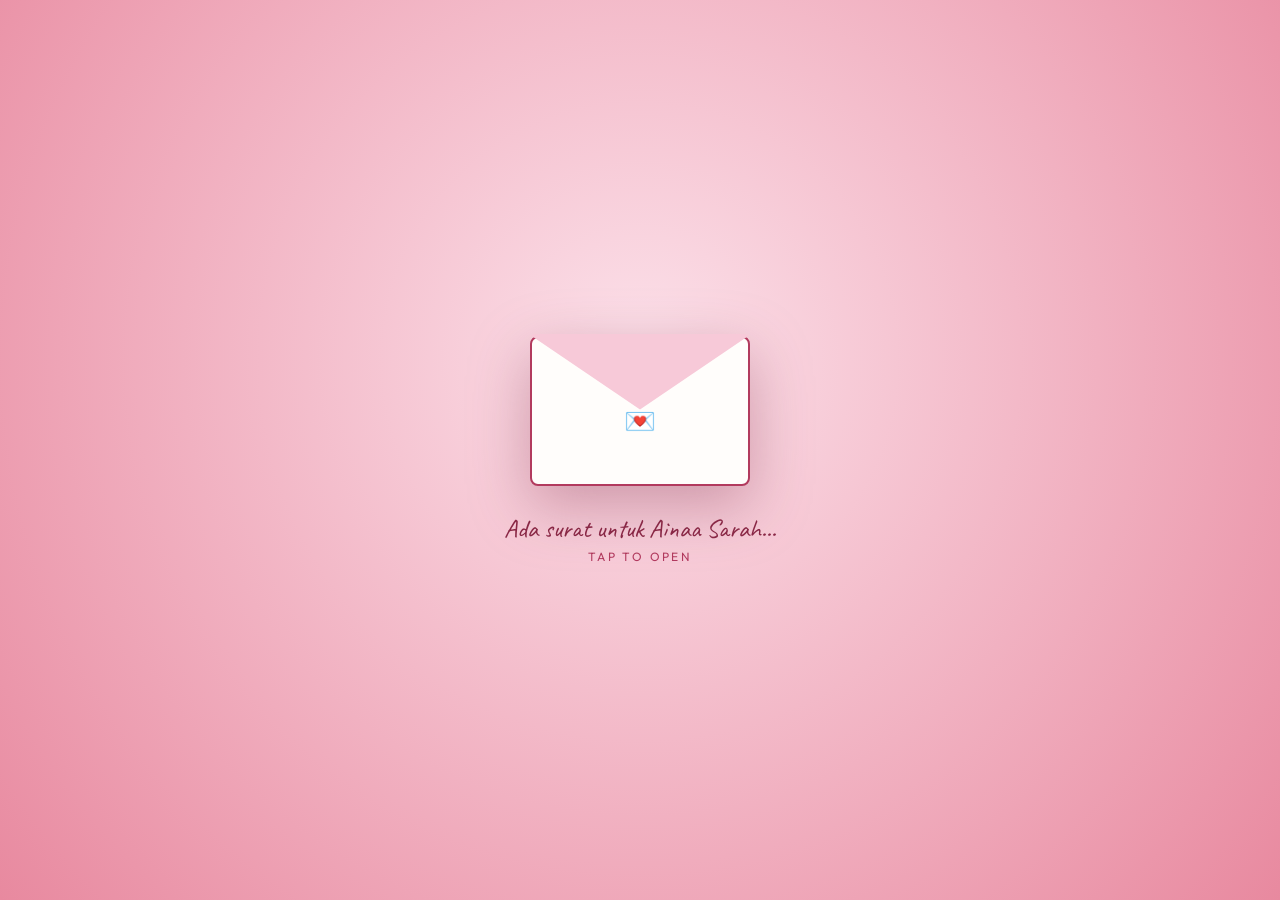
<file: index.html>
<!DOCTYPE html>
<html lang="ms">
<head>
<meta charset="UTF-8">
<meta name="viewport" content="width=device-width, initial-scale=1.0">
<title>Happy Birthday, Ainaa Sarah 🤍 — Start</title>
<link rel="preconnect" href="https://fonts.googleapis.com">
<link href="https://fonts.googleapis.com/css2?family=Caveat:wght@500;600;700&family=Fraunces:ital,opsz,wght@0,9..144,400;1,9..144,400;1,9..144,500&family=Outfit:wght@300;400;500;600;700&display=swap" rel="stylesheet">
<link rel="stylesheet" href="styles.css">
<style>
  /* Bentuk Love licin tanpa border/frame putih, saiz dibesarkan lagi jadi 220px supaya lebih puas hati & ngam */
  .heart-shape {
    width: 270px;
    height: 270px;
    position: relative;
    overflow: hidden;
    background: #f0f0f0;
    box-shadow: 0 14px 35px rgba(0,0,0,0.2);
    clip-path: url(#heartClip);
    -webkit-clip-path: url(#heartClip);
  }
  .heart-shape img {
    width: 100%;
    height: 100%;
    object-fit: cover;
    object-position: center;
    display: block;
  }
</style>
</head>
<body>

<!-- SVG ClipPath untuk bentuk Love yang sempurna & licin -->
<svg width="0" height="0" style="position: absolute; pointer-events: none;">
  <defs>
    <clipPath id="heartClip" clipPathUnits="objectBoundingBox">
      <path d="M .5, .88 C .2, .62 .02, .42 .02, .25 C .02, .11 .13, .02 .27, .02 C .38, .02 .47, .1 .5, .2 C .53, .1 .62, .02 .73, .02 C .87, .02 .98, .11 .98, .25 C .98, .42 .8, .62 .5, .88 Z"/>
    </clipPath>
  </defs>
</svg>

<canvas id="confettiCanvas"></canvas>
<div id="loadingScreen">
  <div class="load-heart">🤍</div>
  <p>tunggu jap ye...</p>
</div>
<!-- ENVELOPE INTRO -->
<div id="envelopeOverlay">
  <div class="env-wrap" id="envelopeClick">
    <div class="envelope">
      <div class="env-body"></div>
      <div class="env-heart">💌</div>
      <div class="env-flap"></div>
    </div>
    <p>Ada surat untuk Ainaa Sarah...</p>
    <span class="tap">Tap to open</span>
  </div>
</div>
<audio id="bgMusic" loop>
  <!-- letak lagu korang di sini: <source src="lagu-korang.mp3" type="audio/mpeg"> -->
</audio>

<div class="progress-wrap"><div class="progress-bar" id="progressBar" style="width:6.7%;"></div></div>
<div id="musicToggle" title="play/pause music">🎵</div>
<nav class="page-nav" id="pageNav">
  <a href="index.html" class="active" data-label="Mula"></a>
  <a href="02-kita.html" class="" data-label="Kita"></a>
  <a href="03-tarikh.html" class="" data-label="Tarikh"></a>
  <a href="04-untuk-kau.html" class="" data-label="Untuk Kau"></a>
  <a href="05-wish.html" class="" data-label="Wish"></a>
  <a href="06-open-when.html" class="" data-label="Open When"></a>
  <a href="07-sebab.html" class="" data-label="Sebab"></a>
  <a href="08-kagum.html" class="" data-label="Kagum"></a>
  <a href="09-surat.html" class="" data-label="Surat"></a>
  <a href="10-suara.html" class="" data-label="Suara"></a>
  <a href="11-spin.html" class="" data-label="Spin"></a>
  <a href="12-video.html" class="" data-label="Video"></a>
  <a href="13-favourite.html" class="" data-label="Favourite"></a>
  <a href="14-playlist.html" class="" data-label="Playlist"></a>
  <a href="15-penutup.html" class="" data-label="Penutup"></a>
</nav>

<div class="hearts-bg" id="heartsBg">
  <span class="fheart" style="left:6%; animation-delay:0s;">💗</span>
  <span class="fheart" style="left:18%; animation-delay:2.4s;">🩷</span>
  <span class="fheart" style="left:32%; animation-delay:5s;">💕</span>
  <span class="fheart" style="left:48%; animation-delay:1.2s;">💗</span>
  <span class="fheart" style="left:63%; animation-delay:6.5s;">🩷</span>
  <span class="fheart" style="left:78%; animation-delay:3.6s;">💕</span>
  <span class="fheart" style="left:90%; animation-delay:8s;">💗</span>
</div>

<section id="p1" class="aurora grain dotgrid" data-label="Mula">
  <span class="sparkle" style="left:10%; top:20%;">✦</span>
  <span class="sparkle" style="right:14%; top:30%; animation-delay:1s;">✧</span>
  <span class="sparkle" style="left:20%; bottom:15%; animation-delay:2s;">✦</span>
  <div class="balloon" style="left:6%; top:60%; background:var(--plum);"></div>
  <div class="balloon" style="left:14%; top:75%; background:var(--blush); animation-delay:1.2s;"></div>
  <div class="balloon" style="right:8%; top:58%; background:var(--plum); animation-delay:.6s;"></div>
  <div class="balloon" style="right:16%; top:74%; background:var(--blush); animation-delay:1.8s;"></div>

  <div class="reveal in" style="display:flex; gap:16px; align-items:flex-end; margin-bottom:6px;">
    
    <!-- Gambar Pertama (Bentuk Love Lebih Besar - 220px) -->
    <div class="heart-shape" style="transform:rotate(-6deg);">
      <img src="1 ainaa.jpeg" alt="Gambar Ainaa">
    </div>
    
    <div class="hat" style="transform:scale(1.15); transform-origin:bottom center;"><svg viewBox="0 0 70 90"><polygon points="35,0 0,80 70,80" fill="var(--navy)"/><polygon points="35,20 12,70 58,70" fill="var(--periwinkle)" opacity=".6"/><circle cx="35" cy="6" r="10" fill="var(--gold)"/></svg></div>
    
    <!-- Gambar Kedua (Bentuk Love Lebih Besar - 220px) -->
    <div class="heart-shape" style="transform:rotate(6deg);">
      <img src="2 ainaa.jpeg" alt="Gambar Ainaa 2">
    </div>

  </div>

  <h1 class="script hero-title reveal in" id="heroTitle" style="text-align:center;">Happy Birthday<br>sayang!</h1>
  <p class="reveal in d2" style="font-family:'Fraunces'; font-style:italic; color:var(--plum); margin-top:10px;"></p>
  <div class="wave"><svg viewBox="0 0 500 70" preserveAspectRatio="none"><path d="M0,40 C150,90 350,0 500,40 L500,70 L0,70 Z" fill="#FDEFF4"/></svg></div>
</section>

<div class="pager-nav">
  <span class="pager-btn disabled" aria-hidden="true">‹</span>
  <span class="pager-label">1 / 15</span>
  <a class="pager-btn" id="nextPageLink" href="02-kita.html" aria-label="Seterusnya">›</a>
</div>

<script src="common.js"></script>

</body>
</html>
</file>
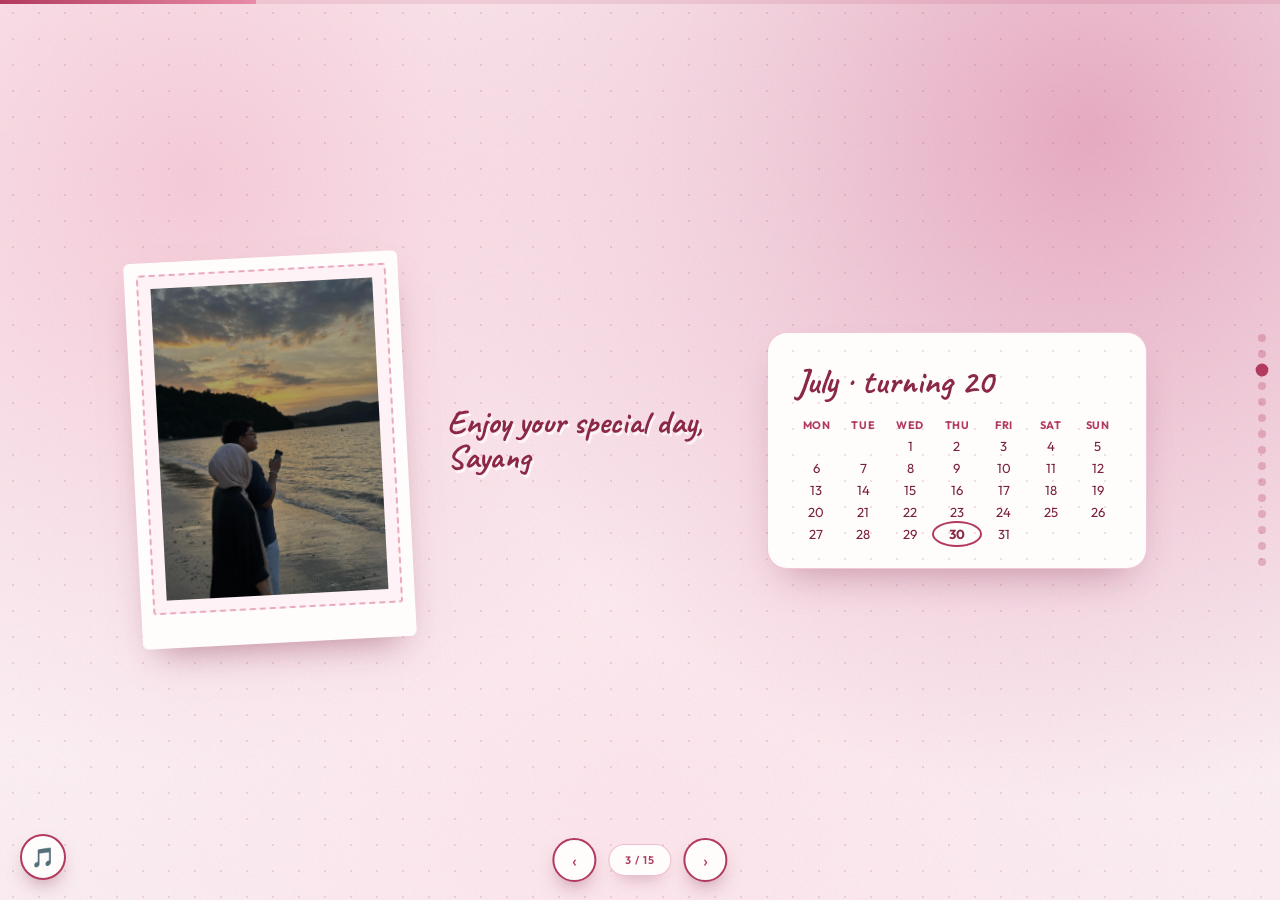
<file: 03-tarikh.html>
<!DOCTYPE html>
<html lang="en">
<head>
<meta charset="UTF-8">
<meta name="viewport" content="width=device-width, initial-scale=1.0">
<title>Happy Birthday, Ainaa Sarah 🤍 — The Day</title>
<link rel="preconnect" href="https://fonts.googleapis.com">
<link href="https://fonts.googleapis.com/css2?family=Caveat:wght@500;600;700&family=Fraunces:ital,opsz,wght@0,9..144,400;1,9..144,400;1,9..144,500&family=Outfit:wght@300;400;500;600;700&display=swap" rel="stylesheet">
<link rel="stylesheet" href="styles.css">
</head>
<body>

<canvas id="confettiCanvas"></canvas>


<audio id="bgMusic" loop>
  <!-- add your song here: <source src="your-song.mp3" type="audio/mpeg"> -->
</audio>

<div class="progress-wrap"><div class="progress-bar" id="progressBar" style="width:20.0%;"></div></div>
<div id="musicToggle" title="play/pause music">🎵</div>
<nav class="page-nav" id="pageNav">
  <a href="index.html" class="" data-label="Start"></a>
  <a href="02-kita.html" class="" data-label="Us"></a>
  <a href="03-tarikh.html" class="active" data-label="The Day"></a>
  <a href="04-untuk-kau.html" class="" data-label="For You"></a>
  <a href="05-wish.html" class="" data-label="Wishes"></a>
  <a href="06-open-when.html" class="" data-label="Open When"></a>
  <a href="07-sebab.html" class="" data-label="Reasons"></a>
  <a href="08-kagum.html" class="" data-label="Admire"></a>
  <a href="09-surat.html" class="" data-label="Letter"></a>
  <a href="10-suara.html" class="" data-label="Voice"></a>
  <a href="11-spin.html" class="" data-label="Spin"></a>
  <a href="12-video.html" class="" data-label="Video"></a>
  <a href="13-favourite.html" class="" data-label="Favourite"></a>
  <a href="14-playlist.html" class="" data-label="Playlist"></a>
  <a href="15-penutup.html" class="" data-label="Finale"></a>
</nav>

<div class="hearts-bg" id="heartsBg">
  <span class="fheart" style="left:6%; animation-delay:0s;">💗</span>
  <span class="fheart" style="left:18%; animation-delay:2.4s;">🩷</span>
  <span class="fheart" style="left:32%; animation-delay:5s;">💕</span>
  <span class="fheart" style="left:48%; animation-delay:1.2s;">💗</span>
  <span class="fheart" style="left:63%; animation-delay:6.5s;">🩷</span>
  <span class="fheart" style="left:78%; animation-delay:3.6s;">💕</span>
  <span class="fheart" style="left:90%; animation-delay:8s;">💗</span>
</div>

<section id="p2" class="aurora grain dotgrid" data-label="The Day">
  <div style="display:flex; gap:40px; flex-wrap:wrap; align-items:center; justify-content:center;">
    
    <!-- Polaroid dengan saiz yang lebih besar sikit -->
    <div class="polaroid reveal" style="transform:rotate(-3deg);">
      <div class="photo-slot" style="width:250px; height:340px;">
        <img src="3 ainaa.jpeg" alt="Throwback photo" style="width:100%; height:100%; object-fit:cover; display:block;">
      </div>
    </div>

    <div class="reveal d1" style="max-width:280px;"><p class="script" style="font-size:2.1rem; margin-bottom:20px;">Enjoy your special day, Sayang</p></div>
    <div class="cal reveal d2">
      <h3>July · turning 20</h3>
      <div class="cal-grid">
        <span class="dow">MON</span><span class="dow">TUE</span><span class="dow">WED</span><span class="dow">THU</span><span class="dow">FRI</span><span class="dow">SAT</span><span class="dow">SUN</span>
        <span></span><span></span><span>1</span><span>2</span><span>3</span><span>4</span><span>5</span>
        <span>6</span><span>7</span><span>8</span><span>9</span><span>10</span><span>11</span><span>12</span>
        <span>13</span><span>14</span><span>15</span><span>16</span><span>17</span><span>18</span><span>19</span>
        <span>20</span><span>21</span><span>22</span><span>23</span><span>24</span><span>25</span><span>26</span>
        <span>27</span><span>28</span><span>29</span><span class="circled">30</span><span>31</span>
      </div>
    </div>
  </div>
</section>

<div class="pager-nav">
  <a class="pager-btn" id="prevPageLink" href="02-kita.html" aria-label="Previous">‹</a>
  <span class="pager-label">3 / 15</span>
  <a class="pager-btn" id="nextPageLink" href="04-untuk-kau.html" aria-label="Next">›</a>
</div>

<script src="common.js"></script>

</body>
</html>
</file>
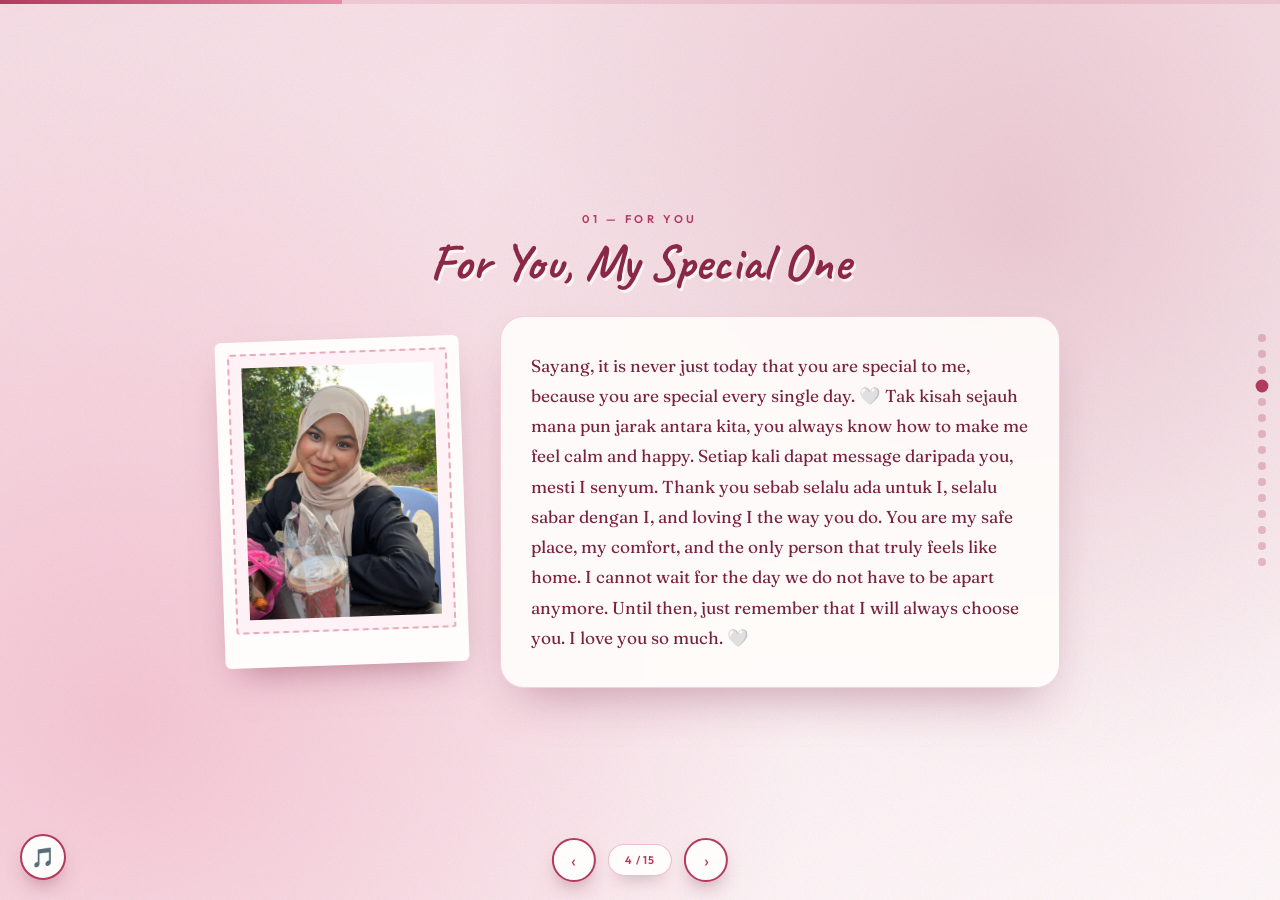
<file: 04-untuk-kau.html>
<!DOCTYPE html>
<html lang="en">
<head>
<meta charset="UTF-8">
<meta name="viewport" content="width=device-width, initial-scale=1.0">
<title>Happy Birthday, Ainaa Sarah 🤍 — For You</title>
<link rel="preconnect" href="https://fonts.googleapis.com">
<link href="https://fonts.googleapis.com/css2?family=Caveat:wght@500;600;700&family=Fraunces:ital,opsz,wght@0,9..144,400;1,9..144,400;1,9..144,500&family=Outfit:wght@300;400;500;600;700&display=swap" rel="stylesheet">
<link rel="stylesheet" href="styles.css">
</head>
<body>

<canvas id="confettiCanvas"></canvas>


<audio id="bgMusic" loop>
  <!-- add your song here: <source src="your-song.mp3" type="audio/mpeg"> -->
</audio>

<div class="progress-wrap"><div class="progress-bar" id="progressBar" style="width:26.7%;"></div></div>
<div id="musicToggle" title="play/pause music">🎵</div>
<nav class="page-nav" id="pageNav">
  <a href="index.html" class="" data-label="Start"></a>
  <a href="02-kita.html" class="" data-label="Us"></a>
  <a href="03-tarikh.html" class="" data-label="The Day"></a>
  <a href="04-untuk-kau.html" class="active" data-label="For You"></a>
  <a href="05-wish.html" class="" data-label="Wishes"></a>
  <a href="06-open-when.html" class="" data-label="Open When"></a>
  <a href="07-sebab.html" class="" data-label="Reasons"></a>
  <a href="08-kagum.html" class="" data-label="Admire"></a>
  <a href="09-surat.html" class="" data-label="Letter"></a>
  <a href="10-suara.html" class="" data-label="Voice"></a>
  <a href="11-spin.html" class="" data-label="Spin"></a>
  <a href="12-video.html" class="" data-label="Video"></a>
  <a href="13-favourite.html" class="" data-label="Favourite"></a>
  <a href="14-playlist.html" class="" data-label="Playlist"></a>
  <a href="15-penutup.html" class="" data-label="Finale"></a>
</nav>

<div class="hearts-bg" id="heartsBg">
  <span class="fheart" style="left:6%; animation-delay:0s;">💗</span>
  <span class="fheart" style="left:18%; animation-delay:2.4s;">🩷</span>
  <span class="fheart" style="left:32%; animation-delay:5s;">💕</span>
  <span class="fheart" style="left:48%; animation-delay:1.2s;">💗</span>
  <span class="fheart" style="left:63%; animation-delay:6.5s;">🩷</span>
  <span class="fheart" style="left:78%; animation-delay:3.6s;">💕</span>
  <span class="fheart" style="left:90%; animation-delay:8s;">💗</span>
</div>

<section id="p3" class="aurora alt grain" data-label="For You">
  <div class="section-eyebrow reveal">01 — for you</div>
  <h2 class="script reveal" style="font-size:3.2rem; margin-bottom:26px;">For You, My Special One</h2>
  <div style="display:flex; gap:36px; flex-wrap:wrap; align-items:center; justify-content:center;">
    <div class="polaroid reveal" style="transform:rotate(-2deg);">
      <div class="photo-slot" style="width:220px; height:280px;">
        <img src="4 ainaa.jpeg" alt="Sunset photo" style="width:100%; height:100%; object-fit:cover; display:block;">
      </div>
    </div>
    <div class="card reveal d1"><p>Sayang, it is never just today that you are special to me, because you are special every single day. 🤍 Tak kisah sejauh mana pun jarak antara kita, you always know how to make me feel calm and happy. Setiap kali dapat message daripada you, mesti I senyum.
Thank you sebab selalu ada untuk I, selalu sabar dengan I, and loving I the way you do. You are my safe place, my comfort, and the only person that truly feels like home.
I cannot wait for the day we do not have to be apart anymore. Until then, just remember that I will always choose you. I love you so much. 🤍
</p></div>
  </div>
</section>

<div class="pager-nav">
  <a class="pager-btn" id="prevPageLink" href="03-tarikh.html" aria-label="Previous">‹</a>
  <span class="pager-label">4 / 15</span>
  <a class="pager-btn" id="nextPageLink" href="05-wish.html" aria-label="Next">›</a>
</div>

<script src="common.js"></script>

</body>
</html>
</file>
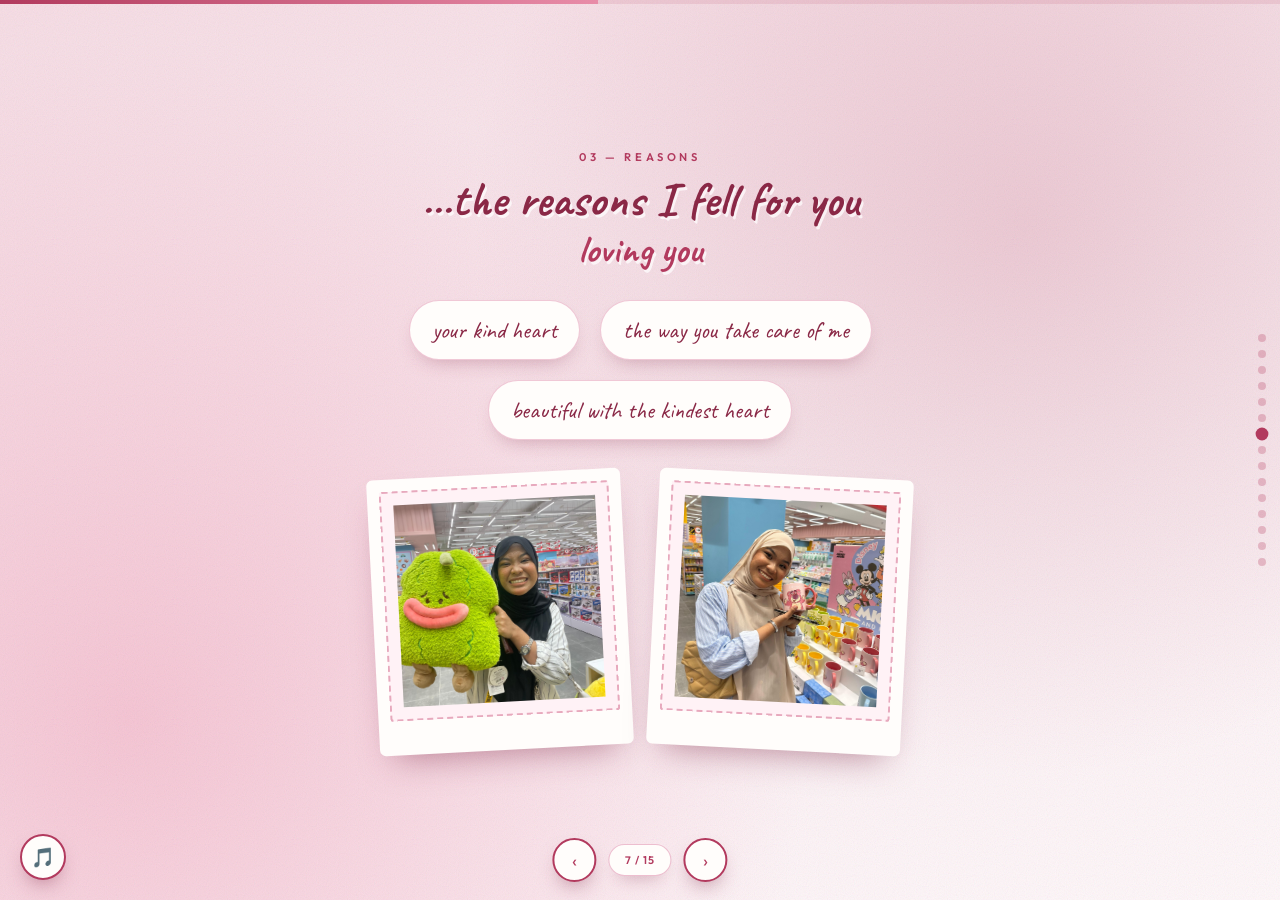
<file: 07-sebab.html>
<!DOCTYPE html>
<html lang="en">
<head>
<meta charset="UTF-8">
<meta name="viewport" content="width=device-width, initial-scale=1.0">
<title>Happy Birthday, Ainaa Sarah 🤍 — Reasons</title>
<link rel="preconnect" href="https://fonts.googleapis.com">
<link href="https://fonts.googleapis.com/css2?family=Caveat:wght@500;600;700&family=Fraunces:ital,opsz,wght@0,9..144,400;1,9..144,400;1,9..144,500&family=Outfit:wght@300;400;500;600;700&display=swap" rel="stylesheet">
<link rel="stylesheet" href="styles.css">
</head>
<body>

<canvas id="confettiCanvas"></canvas>


<audio id="bgMusic" loop>
  <!-- add your song here: <source src="your-song.mp3" type="audio/mpeg"> -->
</audio>

<div class="progress-wrap"><div class="progress-bar" id="progressBar" style="width:46.7%;"></div></div>
<div id="musicToggle" title="play/pause music">🎵</div>
<nav class="page-nav" id="pageNav">
  <a href="index.html" class="" data-label="Start"></a>
  <a href="02-kita.html" class="" data-label="Us"></a>
  <a href="03-tarikh.html" class="" data-label="The Day"></a>
  <a href="04-untuk-kau.html" class="" data-label="For You"></a>
  <a href="05-wish.html" class="" data-label="Wishes"></a>
  <a href="06-open-when.html" class="" data-label="Open When"></a>
  <a href="07-sebab.html" class="active" data-label="Reasons"></a>
  <a href="08-kagum.html" class="" data-label="Admire"></a>
  <a href="09-surat.html" class="" data-label="Letter"></a>
  <a href="10-suara.html" class="" data-label="Voice"></a>
  <a href="11-spin.html" class="" data-label="Spin"></a>
  <a href="12-video.html" class="" data-label="Video"></a>
  <a href="13-favourite.html" class="" data-label="Favourite"></a>
  <a href="14-playlist.html" class="" data-label="Playlist"></a>
  <a href="15-penutup.html" class="" data-label="Finale"></a>
</nav>

<div class="hearts-bg" id="heartsBg">
  <span class="fheart" style="left:6%; animation-delay:0s;">💗</span>
  <span class="fheart" style="left:18%; animation-delay:2.4s;">🩷</span>
  <span class="fheart" style="left:32%; animation-delay:5s;">💕</span>
  <span class="fheart" style="left:48%; animation-delay:1.2s;">💗</span>
  <span class="fheart" style="left:63%; animation-delay:6.5s;">🩷</span>
  <span class="fheart" style="left:78%; animation-delay:3.6s;">💕</span>
  <span class="fheart" style="left:90%; animation-delay:8s;">💗</span>
</div>

<section id="p5" class="aurora alt grain" data-label="Reasons">
  <div class="section-eyebrow reveal">03 — reasons</div>
  <h2 class="script reveal" style="font-size:3rem; text-align:center;">...the reasons I fell for you</h2>
  <p class="script reveal d1" style="font-size:2.4rem; color:var(--plum); margin:6px 0 30px;">loving you</p>
  <div style="display:flex; gap:20px; flex-wrap:wrap; justify-content:center; max-width:680px;">
    <div class="reveal d1" style="background:var(--paper); padding:14px 22px; border-radius:999px; font-family:'Caveat'; font-size:1.5rem; color:var(--navy); box-shadow:0 10px 20px -10px rgba(122,33,64,.35); border:1px solid rgba(226,148,178,.5);">your kind heart</div>
    <div class="reveal d2" style="background:var(--paper); padding:14px 22px; border-radius:999px; font-family:'Caveat'; font-size:1.5rem; color:var(--navy); box-shadow:0 10px 20px -10px rgba(122,33,64,.35); border:1px solid rgba(226,148,178,.5);">the way you take care of me</div>
    <div class="reveal d3" style="background:var(--paper); padding:14px 22px; border-radius:999px; font-family:'Caveat'; font-size:1.5rem; color:var(--navy); box-shadow:0 10px 20px -10px rgba(122,33,64,.35); border:1px solid rgba(226,148,178,.5);">beautiful with the kindest heart</div>
  </div>
  <div style="display:flex; gap:26px; margin-top:34px; flex-wrap:wrap; justify-content:center;">
    <div class="polaroid reveal" style="transform:rotate(-3deg);">
      <div class="photo-slot" style="width:230px;height:230px;">
        <img src="5 ainaa.jpeg" alt="Flower photo" style="width:100%; height:100%; object-fit:cover; display:block;">
      </div>
    </div>
    <div class="polaroid reveal d1" style="transform:rotate(3deg);">
      <div class="photo-slot" style="width:230px;height:230px;">
        <img src="6 ainaa.jpeg" alt="Photo with the cat" style="width:100%; height:100%; object-fit:cover; display:block;">
      </div>
    </div>
  </div>
</section>

<div class="pager-nav">
  <a class="pager-btn" id="prevPageLink" href="06-open-when.html" aria-label="Previous">‹</a>
  <span class="pager-label">7 / 15</span>
  <a class="pager-btn" id="nextPageLink" href="08-kagum.html" aria-label="Next">›</a>
</div>

<script src="common.js"></script>

</body>
</html>
</file>
<file: styles.css>
:root{
    --navy:#8A2846; --periwinkle:#F2A6BE; --cream:#FFF6F8; --blush:#F7C9D8;
    --gold:#E88CA8; --plum:#B23A5E; --ink:#7A2140; --paper:#FFFDFB;
  }
  *{box-sizing:border-box; margin:0; padding:0;}
  html{scroll-behavior:smooth; scroll-snap-type:y proximity;}
  body{ font-family:'Outfit', sans-serif; background:var(--cream); color:var(--ink); overflow-x:hidden; }

  /* ============ LOADING SCREEN ============ */
  #loadingScreen{
    position:fixed; inset:0; z-index:300; display:flex; flex-direction:column; align-items:center; justify-content:center;
    background:var(--navy); transition:opacity .6s ease, visibility .6s;
  }
  #loadingScreen.hidden{ opacity:0; visibility:hidden; pointer-events:none; }
  .load-heart{ font-size:2.6rem; animation:loadPulse 1s ease-in-out infinite; }
  @keyframes loadPulse{ 0%,100%{ transform:scale(1); } 50%{ transform:scale(1.3); } }
  #loadingScreen p{ font-family:'Caveat'; font-size:1.3rem; color:var(--cream); margin-top:14px; letter-spacing:.05em; }

  /* ============ ENVELOPE INTRO ============ */
  #envelopeOverlay{
    position:fixed; inset:0; z-index:200; display:flex; align-items:center; justify-content:center;
    background:radial-gradient(circle at 50% 40%, #FCE1EA, #E8899F); transition:opacity .8s ease, visibility .8s;
  }
  #envelopeOverlay.hidden{ opacity:0; visibility:hidden; pointer-events:none; }
  .env-wrap{ text-align:center; cursor:pointer; user-select:none; }
  .envelope{ width:220px; height:150px; position:relative; margin:0 auto 26px; filter:drop-shadow(0 20px 30px rgba(122,33,64,.35)); }
  .env-body{ position:absolute; inset:0; background:var(--paper); border-radius:8px; border:2px solid var(--plum); }
  .env-flap{
    position:absolute; top:-2px; left:-2px; right:-2px; height:76px;
    background:var(--blush); clip-path:polygon(0 0,100% 0,50% 100%); border-radius:8px 8px 0 0;
    transform-origin:top; transition:transform .9s cubic-bezier(.3,.7,.3,1);
  }
  .env-heart{ position:absolute; top:56%; left:50%; transform:translate(-50%,-50%); font-size:1.6rem; z-index:2; }
  #envelopeOverlay.opened .env-flap{ transform:rotateX(180deg); }
  .env-wrap p{ font-family:'Caveat'; font-size:1.6rem; color:var(--navy); }
  .env-wrap span.tap{ font-family:'Outfit'; font-size:.75rem; letter-spacing:.2em; text-transform:uppercase; color:var(--plum); }

  /* ============ music + progress + nav ============ */
  .progress-wrap{ position:fixed; top:0; left:0; width:100%; height:4px; background:rgba(178,58,94,.12); z-index:50; }
  .progress-bar{ height:100%; width:0%; background:linear-gradient(90deg, var(--plum), var(--gold)); transition:width .1s linear; }

  #musicToggle{
    position:fixed; bottom:20px; left:20px; z-index:60; width:46px; height:46px; border-radius:50%;
    background:var(--paper); border:2px solid var(--plum); display:flex; align-items:center; justify-content:center;
    cursor:pointer; box-shadow:0 10px 20px -8px rgba(122,33,64,.5); font-size:1.2rem;
  }
  #musicToggle.playing{ animation: spin 5s linear infinite; }
  @keyframes spin{ from{transform:rotate(0)} to{transform:rotate(360deg)} }

  .page-nav{ position:fixed; right:14px; top:50%; transform:translateY(-50%); z-index:50; display:flex; flex-direction:column; gap:8px; }
  .page-nav a{ width:8px; height:8px; border-radius:50%; background:rgba(178,58,94,.28); display:block; transition:all .3s ease; position:relative; }
  .page-nav a.active{ background:var(--plum); transform:scale(1.6); }
  .page-nav a::before{ content: attr(data-label); position:absolute; right:18px; top:50%; transform:translateY(-50%); font-size:.65rem; white-space:nowrap; background:var(--navy); color:#fff; padding:3px 8px; border-radius:6px; opacity:0; pointer-events:none; transition:opacity .2s ease; }
  .page-nav a:hover::before{ opacity:1; }
  @media (max-width:640px){ .page-nav{ right:6px; } .page-nav a::before{ display:none; } }

  /* ============ backgrounds ============ */
  .aurora{ position:relative; background:
      radial-gradient(circle at 15% 20%, rgba(247,201,216,.9), transparent 45%),
      radial-gradient(circle at 85% 15%, rgba(226,148,178,.75), transparent 50%),
      radial-gradient(circle at 50% 90%, rgba(255,230,238,.9), transparent 55%),
      linear-gradient(180deg, #FFF8FA 0%, #FDEFF4 100%); }
  .aurora.alt{ background:
      radial-gradient(circle at 80% 25%, rgba(178,58,94,.18), transparent 45%),
      radial-gradient(circle at 10% 80%, rgba(242,166,190,.55), transparent 50%),
      linear-gradient(160deg, #F7DEE6 0%, #FBEFF3 60%, #FFF8FA 100%); }
  .grain::before{ content:''; position:absolute; inset:0; pointer-events:none; opacity:.35; mix-blend-mode:multiply;
    background-image:url("data:image/svg+xml,%3Csvg xmlns='http://www.w3.org/2000/svg' width='120' height='120'%3E%3Cfilter id='n'%3E%3CfeTurbulence type='fractalNoise' baseFrequency='0.9' numOctaves='2' stitchTiles='stitch'/%3E%3C/filter%3E%3Crect width='100%25' height='100%25' filter='url(%23n)' opacity='0.35'/%3E%3C/svg%3E"); }
  .dotgrid::after{ content:''; position:absolute; inset:0; pointer-events:none; background-image: radial-gradient(rgba(178,58,94,.16) 1.4px, transparent 1.4px); background-size: 26px 26px; }

  section, footer.page{ position:relative; min-height:100vh; display:flex; flex-direction:column; justify-content:center; align-items:center; padding:64px 24px; overflow:hidden; scroll-snap-align:start; }

  .reveal{ opacity:0; transform:translateY(30px) scale(.97); transition: opacity .9s cubic-bezier(.2,.7,.3,1), transform .9s cubic-bezier(.2,.7,.3,1); }
  .reveal.in{ opacity:1; transform:translateY(0) scale(1); }
  .reveal.d1.in{ transition-delay:.1s; } .reveal.d2.in{ transition-delay:.22s; } .reveal.d3.in{ transition-delay:.34s; }

  .balloon{ position:absolute; width:70px; height:88px; border-radius:50% 50% 50% 50%/58% 58% 42% 42%; animation: drift 8s ease-in-out infinite; opacity:.85; z-index:1; }
  .balloon::after{ content:''; position:absolute; left:50%; bottom:-40px; width:1px; height:40px; background: rgba(122,33,64,.35); transform:translateX(-50%); }
  @keyframes drift{ 0%,100%{ transform:translateY(0) rotate(-2deg);} 50%{ transform:translateY(-18px) rotate(2deg);} }

  .sparkle{ position:absolute; color:var(--gold); opacity:0; animation: twinkle 3.2s ease-in-out infinite; font-size:1rem; }
  @keyframes twinkle{ 0%,100%{opacity:0; transform:scale(.5) rotate(0deg);} 50%{opacity:1; transform:scale(1.15) rotate(20deg);} }

  .polaroid{ background:var(--paper); padding:12px 12px 34px; border-radius:6px; box-shadow:0 18px 34px -16px rgba(122,33,64,.5);
    display:inline-block; transition: transform .4s cubic-bezier(.2,.8,.3,1), box-shadow .4s ease; z-index:2;
    cursor: url("data:image/svg+xml,%3Csvg xmlns='http://www.w3.org/2000/svg' width='30' height='30' viewBox='0 0 24 24'%3E%3Cpath fill='%23B23A5E' d='M12 21s-6.7-4.35-9.3-8.1C.8 10.1 1.4 6.6 4.3 5.1c2.2-1.15 4.6-.4 5.9 1.4L12 8.2l1.8-1.7c1.3-1.8 3.7-2.55 5.9-1.4 2.9 1.5 3.5 5 1.6 7.8C18.7 16.65 12 21 12 21z'/%3E%3C/svg%3E") 15 15, pointer; }
  .polaroid:hover{ transform: rotate(0deg) scale(1.045) translateY(-6px) !important; box-shadow:0 28px 44px -16px rgba(122,33,64,.55); }
  .polaroid img{ display:block; width:100%; height:100%; object-fit:cover; }
  .photo-slot{ width:220px; height:220px; border:2px dashed #e7a9bd; border-radius:3px; display:flex; flex-direction:column; align-items:center; justify-content:center; gap:8px; color:#c56f8c; background:#fff2f6; text-align:center; padding:12px; font-size:.8rem; }
  .photo-slot svg{ width:34px; height:34px; opacity:.55; }
  .heart-crop{ clip-path: path('M110,190 C10,120 0,60 40,25 C70,-2 105,10 110,45 C115,10 150,-2 180,25 C220,60 210,120 110,190 Z'); width:220px; height:190px; }
  .heart-crop.photo-slot{ border-radius:0; }

  .script{ font-family:'Caveat', cursive; font-weight:700; color:var(--navy); line-height:1.05; text-shadow: 2px 3px 0 rgba(255,255,255,.7);}
  .hero-title{ font-size:clamp(3.2rem, 9vw, 6.5rem); background:linear-gradient(90deg, var(--navy), var(--plum), var(--navy)); background-size:200% auto; -webkit-background-clip:text; background-clip:text; color:transparent; animation: shine 5s linear infinite; text-shadow:none; cursor:pointer; }
  @keyframes shine{ to{ background-position:200% center; } }
  .section-eyebrow{ font-family:'Outfit'; letter-spacing:.32em; text-transform:uppercase; font-size:.7rem; color:var(--plum); font-weight:600; margin-bottom:10px; }
  .card{ background:rgba(255,253,251,.9); border-radius:24px; padding:34px 30px; max-width:560px; box-shadow:0 24px 50px -20px rgba(122,33,64,.4); backdrop-filter: blur(3px); border:1px solid rgba(226,148,178,.4); }
  .card p{ font-family:'Fraunces', serif; font-size:1.08rem; line-height:1.75; color:var(--ink); }
  .signature{ text-align:right; font-family:'Caveat'; font-size:1.6rem; color:var(--plum); margin-top:14px; }

  .hat{ width:70px; height:90px; margin:0 auto 10px; position:relative; z-index:2; }
  .hat svg{ width:100%; height:100%; filter:drop-shadow(0 6px 8px rgba(122,33,64,.3)); }

  .cal{ background:var(--paper); border-radius:20px; padding:26px 28px; box-shadow:0 20px 40px -18px rgba(122,33,64,.4); width:min(90vw, 380px); border:1px solid rgba(226,148,178,.5); }
  .cal h3{ font-family:'Caveat'; font-size:2.2rem; color:var(--navy); margin-bottom:14px; }
  .cal-grid{ display:grid; grid-template-columns:repeat(7,1fr); gap:6px; font-size:.82rem; text-align:center; color:var(--ink); }
  .cal-grid .dow{ font-weight:700; color:var(--plum); font-size:.68rem; letter-spacing:.05em; }
  .cal-grid .circled{ position:relative; font-weight:700; color:var(--navy); }
  .cal-grid .circled::after{ content:''; position:absolute; inset:-5px; border:2px solid var(--plum); border-radius:50%; animation:pulse 1.8s ease-in-out infinite; }
  @keyframes pulse{ 0%,100%{ transform:scale(1); opacity:1;} 50%{ transform:scale(1.15); opacity:.6;} }

  footer.page{ color:var(--cream); background:linear-gradient(160deg, var(--navy), #5C1830); }
  footer .script{ color:var(--cream); text-shadow:none; }

  .hearts-bg{ position:fixed; inset:0; pointer-events:none; z-index:2; overflow:hidden; }
  .fheart{ position:absolute; bottom:-10%; font-size:1.4rem; opacity:0; animation: floatHeart 11s linear infinite; filter: drop-shadow(0 2px 3px rgba(138,40,70,.25)); }
  @keyframes floatHeart{ 0%{ transform:translateY(0) translateX(0) rotate(0deg) scale(.7); opacity:0; } 10%{ opacity:.85; } 50%{ transform:translateY(-55vh) translateX(20px) rotate(15deg) scale(1); } 90%{ opacity:.6; } 100%{ transform:translateY(-108vh) translateX(-16px) rotate(-10deg) scale(.8); opacity:0; } }

  .wave{ position:absolute; bottom:-1px; left:0; width:100%; line-height:0; z-index:1; }
  .wave svg{ width:100%; height:70px; display:block; }

  /* ============ countdown ============ */
  .stat-card{ display:flex; gap:14px; flex-wrap:wrap; justify-content:center; }
  .stat-box{ background:var(--paper); border:1px solid rgba(226,148,178,.5); border-radius:16px; padding:18px 20px; min-width:82px; text-align:center; box-shadow:0 14px 26px -14px rgba(122,33,64,.4); }
  .stat-box .num{ font-family:'Fraunces'; font-size:2rem; font-weight:600; color:var(--navy); }
  .stat-box .lbl{ font-size:.65rem; letter-spacing:.1em; text-transform:uppercase; color:var(--plum); margin-top:2px; }

  /* ============ voice note ============ */
  .voice-card{ display:flex; align-items:center; gap:16px; background:var(--paper); border-radius:999px; padding:14px 26px 14px 14px; box-shadow:0 18px 30px -16px rgba(122,33,64,.4); border:1px solid rgba(226,148,178,.5); }
  .voice-btn{ width:46px; height:46px; border-radius:50%; background:var(--plum); color:#fff; border:none; display:flex; align-items:center; justify-content:center; font-size:1.1rem; cursor:pointer; flex-shrink:0; }
  .voice-bars{ display:flex; gap:3px; align-items:center; height:24px; }
  .voice-bars span{ width:3px; background:var(--periwinkle); border-radius:2px; height:8px; animation:bar 1.1s ease-in-out infinite; }
  .voice-bars span:nth-child(odd){ animation-delay:.15s; } .voice-bars span:nth-child(3n){ animation-delay:.3s; } .voice-bars span:nth-child(4n){ animation-delay:.45s; }
  #voiceCard.playing .voice-bars span{ animation-play-state:running; } 
  #voiceCard:not(.playing) .voice-bars span{ animation-play-state:paused; height:6px; }
  @keyframes bar{ 0%,100%{ height:6px; } 50%{ height:24px; } }

  /* ============ video slot ============ */
  .video-slot{ width:min(90vw,420px); height:260px; border:2px dashed #e7a9bd; border-radius:16px; background:#fff2f6; color:#c56f8c; display:flex; flex-direction:column; align-items:center; justify-content:center; gap:10px; font-size:.85rem; text-align:center; padding:16px; }
  .video-slot svg{ width:44px; height:44px; opacity:.55; }

  /* ============ guestbook carousel ============ */
  .carousel-wrap{ position:relative; width:100%; max-width:680px; }
  .carousel{ display:flex; gap:20px; overflow-x:auto; scroll-snap-type:x mandatory; padding:10px 4px 20px; scrollbar-width:none; }
  .carousel::-webkit-scrollbar{ display:none; }
  .carousel .card{ min-width:280px; scroll-snap-align:center; flex-shrink:0; }
  .carousel-arrow{ position:absolute; top:45%; transform:translateY(-50%); width:38px; height:38px; border-radius:50%; background:var(--paper); border:1px solid rgba(226,148,178,.6); box-shadow:0 10px 18px -10px rgba(122,33,64,.4); cursor:pointer; font-size:1rem; color:var(--plum); z-index:5; }
  .carousel-arrow.left{ left:-10px; } .carousel-arrow.right{ right:-10px; }
  @media(max-width:560px){ .carousel-arrow{ display:none; } }

  /* ============ lightbox ============ */
  #lightbox{ position:fixed; inset:0; background:rgba(90,20,45,.92); z-index:150; display:flex; align-items:center; justify-content:center; opacity:0; visibility:hidden; transition:opacity .3s ease, visibility .3s; }
  #lightbox.open{ opacity:1; visibility:visible; }
  #lightbox .lb-frame{ width:min(80vw,360px); height:min(60vh,360px); background:var(--paper); border-radius:12px; display:flex; align-items:center; justify-content:center; color:#c56f8c; font-family:'Outfit'; font-size:.9rem; text-align:center; padding:20px; box-shadow:0 30px 60px -20px rgba(0,0,0,.6); }
  .lb-nav{ position:absolute; top:50%; transform:translateY(-50%); width:44px; height:44px; border-radius:50%; background:rgba(255,255,255,.15); color:#fff; border:1px solid rgba(255,255,255,.4); font-size:1.2rem; cursor:pointer; }
  .lb-nav.left{ left:24px; } .lb-nav.right{ right:24px; }
  .lb-close{ position:absolute; top:24px; right:24px; width:38px; height:38px; border-radius:50%; background:rgba(255,255,255,.15); color:#fff; border:1px solid rgba(255,255,255,.4); font-size:1.1rem; cursor:pointer; }

  /* ============ spotify qr ============ */
  .qr-card{ background:var(--paper); padding:22px; border-radius:18px; box-shadow:0 20px 36px -18px rgba(122,33,64,.4); text-align:center; border:1px solid rgba(226,148,178,.5); }
  .qr-card img{ width:170px; height:170px; border-radius:8px; }

  /* ============ typewriter ============ */
  .type-line::after{ content:'|'; animation:blink 1s step-end infinite; color:var(--plum); }
  @keyframes blink{ 50%{ opacity:0; } }

  #confettiCanvas{ position:fixed; inset:0; pointer-events:none; z-index:180; }

  /* ============ open when notes ============ */
  .ow-grid{ display:grid; grid-template-columns:repeat(auto-fit,minmax(160px,1fr)); gap:16px; max-width:640px; width:100%; }
  .ow-card{
    background:var(--paper); border:1px solid rgba(226,148,178,.55); border-radius:14px; padding:18px;
    cursor:pointer; box-shadow:0 14px 26px -16px rgba(122,33,64,.4); transition:transform .3s ease, box-shadow .3s ease;
  }
  .ow-card:hover{ transform:translateY(-4px); box-shadow:0 20px 34px -16px rgba(122,33,64,.5); }
  .ow-card .ow-title{ font-family:'Caveat'; font-size:1.35rem; color:var(--navy); display:flex; justify-content:space-between; align-items:center; gap:8px; }
  .ow-card .ow-title .chev{ transition:transform .3s ease; color:var(--plum); }
  .ow-card.open .ow-title .chev{ transform:rotate(180deg); }
  .ow-body{ max-height:0; overflow:hidden; transition:max-height .4s ease, margin-top .4s ease; font-family:'Fraunces'; font-style:italic; font-size:.88rem; color:var(--ink); }
  .ow-card.open .ow-body{ max-height:220px; margin-top:10px; }

  /* ============ grand finale petals ============ */
  #petalCanvas{ position:absolute; inset:0; width:100%; height:100%; pointer-events:none; z-index:1; }

  @media (max-width: 560px){ .card{ padding:26px 20px; } .balloon{ width:46px; height:58px; } }

  /* ============ spin the wheel ============ */
  .wheel-wrap{ position:relative; width:min(78vw,280px); height:min(78vw,280px); margin:8px auto 0; }
  .wheel-wrap canvas{ width:100%; height:100%; display:block; border-radius:50%; box-shadow:0 20px 40px -18px rgba(122,33,64,.5); transition: transform 4.2s cubic-bezier(.12,.67,.1,1); }
  .wheel-pointer{ position:absolute; top:-16px; left:50%; transform:translateX(-50%); width:0; height:0; border-left:15px solid transparent; border-right:15px solid transparent; border-top:26px solid var(--plum); z-index:5; filter:drop-shadow(0 4px 4px rgba(122,33,64,.35)); }
  .wheel-hub{ position:absolute; top:50%; left:50%; transform:translate(-50%,-50%); width:44px; height:44px; border-radius:50%; background:var(--paper); border:3px solid var(--plum); z-index:4; display:flex; align-items:center; justify-content:center; font-size:1.1rem; }
  .spin-btn{
    margin-top:26px; padding:14px 36px; border-radius:999px; border:none; cursor:pointer;
    font-family:'Outfit'; font-weight:600; letter-spacing:.08em; text-transform:uppercase; font-size:.82rem; color:#fff;
    background:linear-gradient(90deg, var(--plum), var(--navy)); box-shadow:0 14px 26px -10px rgba(122,33,64,.6);
    transition: transform .2s ease, box-shadow .2s ease, opacity .2s ease;
  }
  .spin-btn:hover{ transform:translateY(-3px); box-shadow:0 20px 34px -10px rgba(122,33,64,.65); }
  .spin-btn:disabled{ opacity:.6; cursor:not-allowed; transform:none; }


/* ============ pager (prev / next antara fail) ============ */
.pager-nav{ position:fixed; bottom:18px; left:50%; transform:translateX(-50%); z-index:60; display:flex; gap:12px; align-items:center; }
.pager-btn{ width:44px; height:44px; border-radius:50%; background:var(--paper); border:2px solid var(--plum); color:var(--plum);
  display:flex; align-items:center; justify-content:center; text-decoration:none; font-size:1.15rem;
  box-shadow:0 10px 20px -8px rgba(122,33,64,.5); transition:opacity .2s ease, transform .2s ease; }
.pager-btn:hover{ transform:translateY(-2px); }
.pager-btn.disabled{ opacity:.3; pointer-events:none; }
.pager-label{ font-family:'Outfit'; font-weight:600; font-size:.68rem; letter-spacing:.08em; color:var(--plum);
  background:var(--paper); padding:8px 16px; border-radius:999px; border:1px solid rgba(226,148,178,.6);
  box-shadow:0 10px 18px -10px rgba(122,33,64,.4); white-space:nowrap; }
@media (max-width:400px){ .pager-nav{ gap:8px; } .pager-label{ padding:7px 10px; font-size:.6rem; } }

/* ============ SPECIAL PUZZLE ============ */
.ow-card-special{
  background:linear-gradient(135deg, #FFF6F8 0%, #FCE1EA 100%);
  border:1.5px dashed var(--plum);
  position:relative;
}
.ow-card-special .ow-title{ color:var(--navy); }
.puzzle-open-btn{
  margin-top:14px; display:inline-block; padding:10px 20px; border:none;
  background:var(--navy); color:var(--cream); border-radius:999px;
  font-family:'Outfit',sans-serif; font-weight:600; font-size:.82rem;
  letter-spacing:.04em; cursor:pointer; transition:transform .2s ease, box-shadow .2s ease;
  box-shadow:0 10px 24px -12px rgba(122,33,64,.6);
}
.puzzle-open-btn:hover{ transform:translateY(-2px); box-shadow:0 14px 28px -12px rgba(122,33,64,.7); }

.puzzle-overlay{
  position:fixed; inset:0; z-index:400; display:flex; align-items:center; justify-content:center;
  background:rgba(122,33,64,.55); backdrop-filter:blur(6px);
  opacity:0; visibility:hidden; transition:opacity .35s ease, visibility .35s ease;
  padding:20px;
}
.puzzle-overlay.open{ opacity:1; visibility:visible; }
.puzzle-card{
  background:var(--paper); border-radius:22px; padding:34px 30px 28px;
  max-width:440px; width:100%; text-align:center; position:relative;
  box-shadow:0 30px 60px -20px rgba(122,33,64,.55);
  border:1px solid rgba(226,148,178,.5);
  max-height:90vh; overflow-y:auto;
}
.puzzle-close{
  position:absolute; top:10px; right:14px; background:none; border:none;
  font-size:1.8rem; color:var(--plum); cursor:pointer; line-height:1;
}
.puzzle-eyebrow{
  font-family:'Fraunces',serif; font-style:italic; font-size:.78rem;
  color:var(--plum); letter-spacing:.14em; text-transform:uppercase; margin-bottom:6px;
}
.puzzle-title{
  font-family:'Caveat',cursive; font-size:2rem; color:var(--navy); margin-bottom:8px;
}
.puzzle-hint{
  font-size:.85rem; color:var(--ink); margin-bottom:20px; opacity:.85;
}
.puzzle-hint em{ color:var(--plum); font-style:italic; }

.code-lock{
  display:flex; gap:10px; justify-content:center; margin:14px 0 10px;
}
.code-lock .digit{
  width:56px; height:72px; border-radius:12px;
  background:var(--navy); color:var(--cream);
  display:flex; align-items:center; justify-content:center;
  font-family:'Outfit',sans-serif; font-weight:700; font-size:2.2rem;
  box-shadow:inset 0 -4px 0 rgba(0,0,0,.25), 0 8px 18px -10px rgba(122,33,64,.6);
  transition:transform .18s ease, background .3s ease;
}
.code-lock.unlocked .digit{ background:var(--plum); }
.code-lock .digit.bump{ animation:digitBump .28s ease; }
@keyframes digitBump{ 0%{transform:translateY(0);} 40%{transform:translateY(-6px) scale(1.05);} 100%{transform:translateY(0);} }

.lock-controls{
  display:flex; gap:10px; justify-content:center; margin:6px 0;
}
.lock-btn{
  width:56px; height:34px; border:1px solid rgba(122,33,64,.35);
  background:var(--cream); color:var(--navy); border-radius:8px;
  font-size:.85rem; cursor:pointer; transition:background .18s ease, transform .1s ease;
}
.lock-btn:hover{ background:var(--blush); }
.lock-btn:active{ transform:scale(.94); }

.puzzle-submit{
  margin-top:18px; padding:12px 28px; border:none; background:var(--plum); color:#fff;
  border-radius:999px; font-family:'Outfit',sans-serif; font-weight:600;
  letter-spacing:.06em; cursor:pointer; font-size:.9rem;
  box-shadow:0 12px 28px -12px rgba(122,33,64,.7);
  transition:transform .18s ease;
}
.puzzle-submit:hover{ transform:translateY(-2px); }
.puzzle-msg{
  margin-top:12px; font-family:'Fraunces',serif; font-style:italic;
  color:var(--plum); font-size:.9rem; min-height:1.2em;
}
.puzzle-msg.shake{ animation:shakeMsg .4s ease; }
@keyframes shakeMsg{ 0%,100%{transform:translateX(0);} 25%{transform:translateX(-6px);} 75%{transform:translateX(6px);} }

.puzzle-reveal{
  margin-top:18px; padding:20px 18px; border-radius:16px;
  background:linear-gradient(135deg, #FCE1EA 0%, #FFF6F8 100%);
  border:1px solid rgba(226,148,178,.5);
  max-height:0; opacity:0; overflow:hidden;
  transition:max-height .8s ease, opacity .6s ease .1s, padding .4s ease;
}
.puzzle-reveal.show{ max-height:800px; opacity:1; }
.reveal-heart{ font-size:2.2rem; animation:loadPulse 1.4s ease-in-out infinite; }
.reveal-title{
  font-family:'Caveat',cursive; font-size:1.8rem; color:var(--navy); margin:6px 0 10px;
}
.reveal-body{
  font-size:.88rem; color:var(--ink); line-height:1.6; text-align:left;
}
</file>
